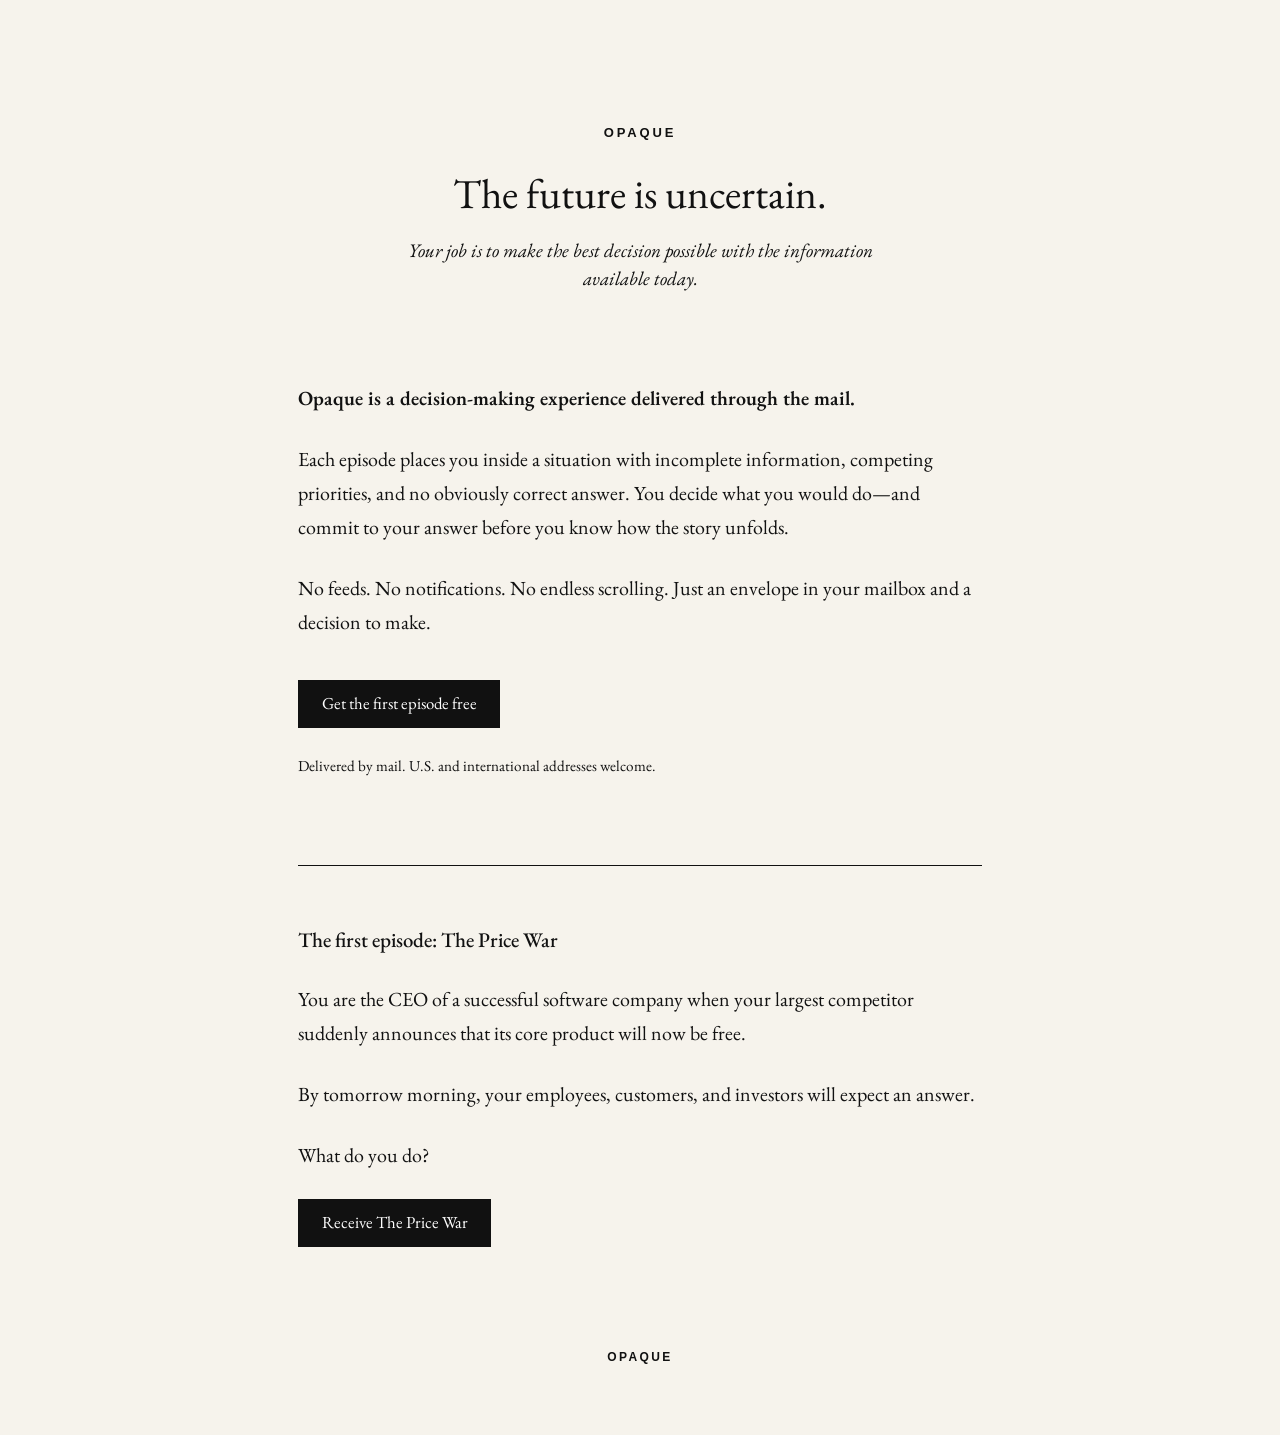
<file: index.html>
<!DOCTYPE html>
<html lang="en">
  <head>
    <meta charset="utf-8">
    <meta name="viewport" content="width=device-width, initial-scale=1">
    <title>OPAQUE — Decisions Under Uncertainty</title>
    <meta
      name="description"
      content="Opaque is a decision-making experience delivered through the mail. Enter uncertain situations, make the call, and discover what happens next."
    >
    <meta property="og:type" content="website">
    <meta property="og:title" content="OPAQUE — Decisions Under Uncertainty">
    <meta
      property="og:description"
      content="Opaque is a decision-making experience delivered through the mail. Enter uncertain situations, make the call, and discover what happens next."
    >
    <meta name="twitter:card" content="summary">
    <meta name="twitter:title" content="OPAQUE — Decisions Under Uncertainty">
    <meta
      name="twitter:description"
      content="Opaque is a decision-making experience delivered through the mail. Enter uncertain situations, make the call, and discover what happens next."
    >
    <link rel="preconnect" href="https://fonts.googleapis.com">
    <link rel="preconnect" href="https://fonts.gstatic.com" crossorigin>
    <link
      href="https://fonts.googleapis.com/css2?family=EB+Garamond:ital,wght@0,400;0,500;0,600;1,400&display=swap"
      rel="stylesheet"
    >
    <link rel="stylesheet" href="styles.css">
    <script src="posthog.js"></script>
  </head>
  <body>
    <div class="page">
      <header class="hero">
        <p class="wordmark">OPAQUE</p>
        <h1>The future is uncertain.</h1>
        <p class="dek">
          Your job is to make the best decision possible with the information
          available today.
        </p>
      </header>

      <main>
        <section class="intro" aria-label="About Opaque">
          <p class="statement">
            Opaque is a decision-making experience delivered through the mail.
          </p>
          <p>
            Each episode places you inside a situation with incomplete
            information, competing priorities, and no obviously correct answer.
            You decide what you would do—and commit to your answer before you
            know how the story unfolds.
          </p>
          <p>
            No feeds. No notifications. No endless scrolling. Just an envelope
            in your mailbox and a decision to make.
          </p>
          <p class="cta">
            <a class="button" href="https://tally.so/r/WOkRLP">Get the first episode free</a>
          </p>
          <p class="note">
            Delivered by mail. U.S. and international addresses welcome.
          </p>
        </section>

        <section class="episode" aria-labelledby="episode-heading">
          <h2 id="episode-heading">The first episode: The Price War</h2>
          <p>
            You are the CEO of a successful software company when your largest
            competitor suddenly announces that its core product will now be
            free.
          </p>
          <p>
            By tomorrow morning, your employees, customers, and investors will
            expect an answer.
          </p>
          <p>What do you do?</p>
          <p class="cta">
            <a class="button" href="https://tally.so/r/WOkRLP">Receive The Price War</a>
          </p>
        </section>
      </main>

      <footer>
        <p class="wordmark">OPAQUE</p>
      </footer>
    </div>
  </body>
</html>
</file>
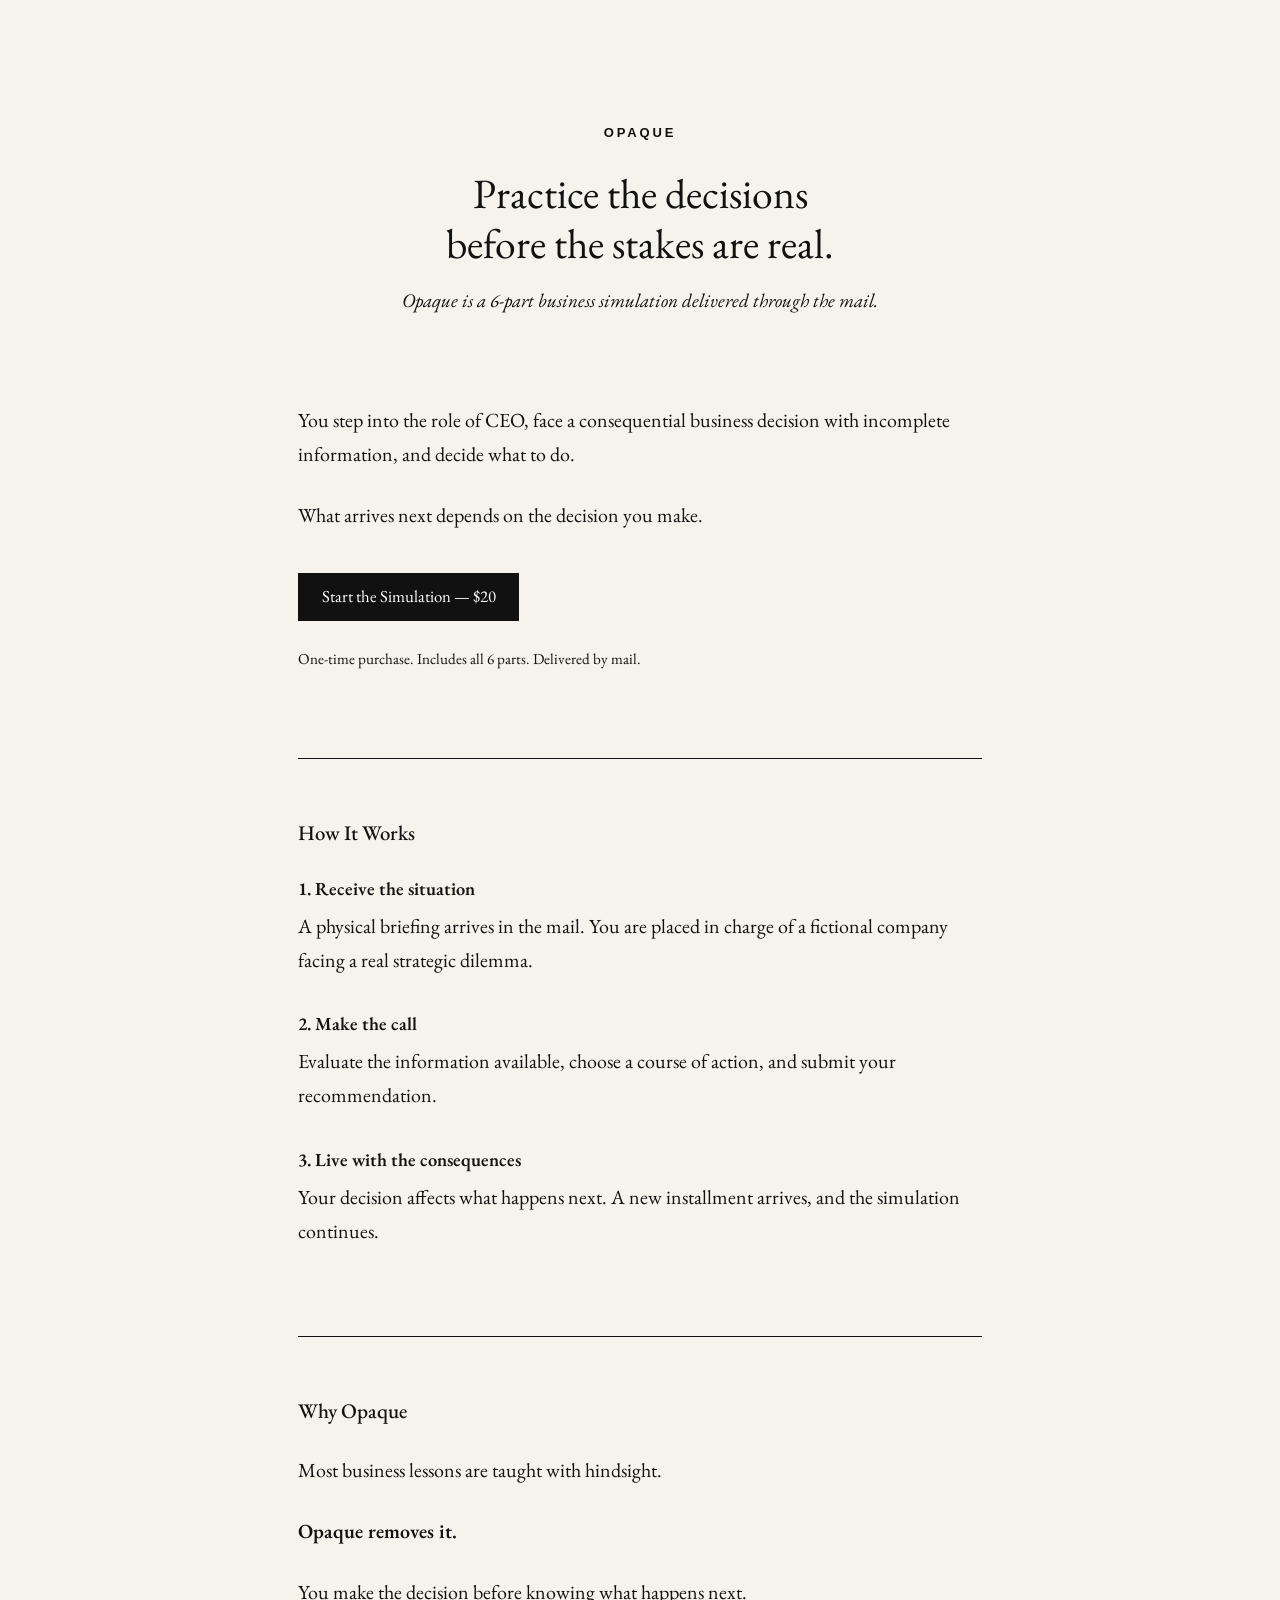
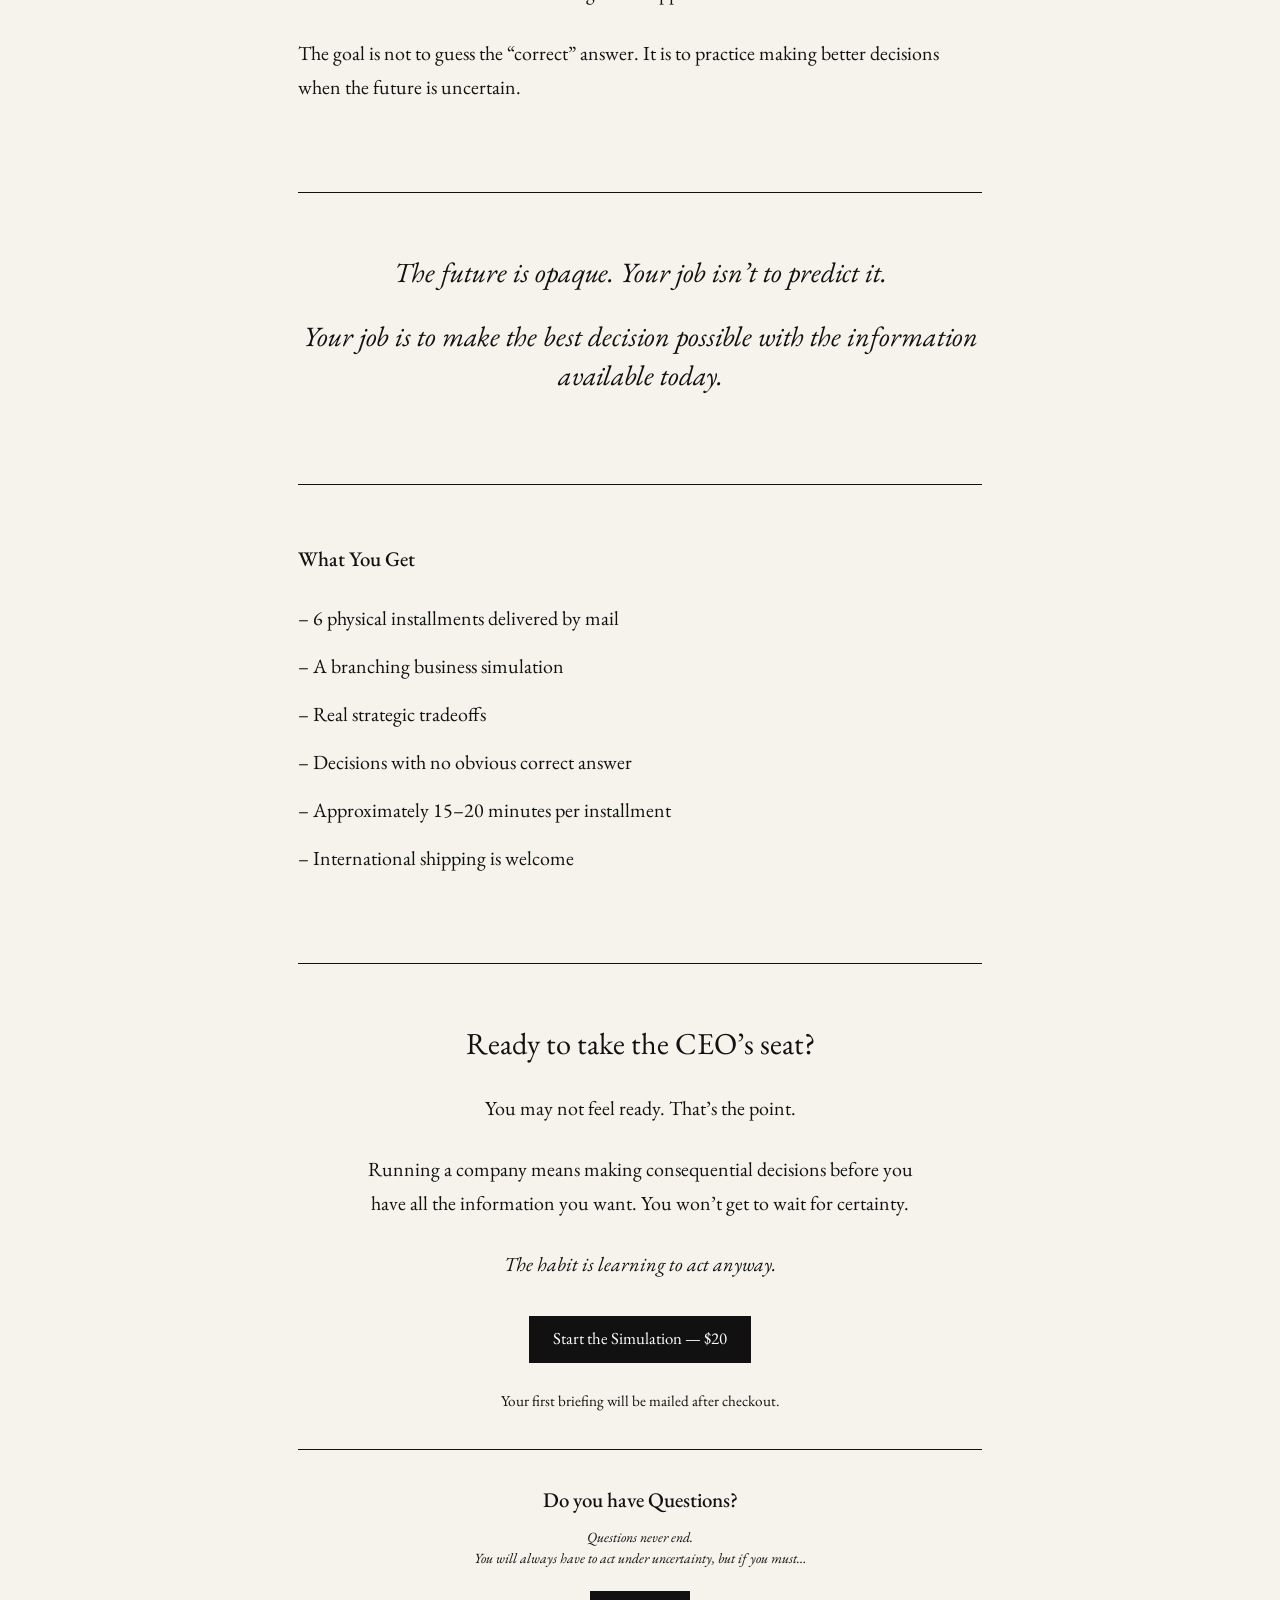
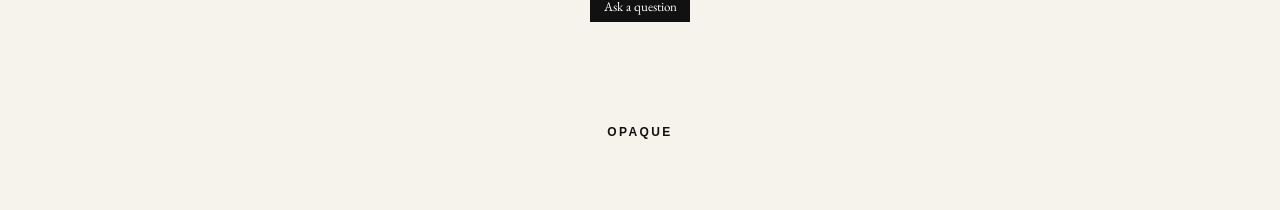
<file: buy/index.html>
<!DOCTYPE html>
<html lang="en">
  <head>
    <meta charset="utf-8">
    <meta name="viewport" content="width=device-width, initial-scale=1">
    <title>Opaque — Business Decision Simulation</title>
    <meta
      name="description"
      content="Practice judgment under uncertainty with Opaque, a 6-part interactive business simulation delivered through the mail."
    >
    <meta property="og:type" content="website">
    <meta property="og:title" content="Opaque — Business Decision Simulation">
    <meta
      property="og:description"
      content="Practice judgment under uncertainty with Opaque, a 6-part interactive business simulation delivered through the mail."
    >
    <meta name="twitter:card" content="summary">
    <meta name="twitter:title" content="Opaque — Business Decision Simulation">
    <meta
      name="twitter:description"
      content="Practice judgment under uncertainty with Opaque, a 6-part interactive business simulation delivered through the mail."
    >
    <link rel="preconnect" href="https://fonts.googleapis.com">
    <link rel="preconnect" href="https://fonts.gstatic.com" crossorigin>
    <link
      href="https://fonts.googleapis.com/css2?family=EB+Garamond:ital,wght@0,400;0,500;0,600;1,400&display=swap"
      rel="stylesheet"
    >
    <link rel="stylesheet" href="../styles.css">
    <script src="../posthog.js"></script>
  </head>
  <body>
    <div class="page">
      <header class="hero">
        <p class="wordmark">OPAQUE</p>
        <h1>Practice the decisions before the stakes are real.</h1>
        <p class="dek">
          Opaque is a 6-part business simulation delivered through the mail.
        </p>
      </header>

      <main>
        <section class="intro" aria-label="Start the simulation">
          <p>
            You step into the role of CEO, face a consequential business
            decision with incomplete information, and decide what to do.
          </p>
          <p>What arrives next depends on the decision you make.</p>
          <p class="cta">
            <a class="button" href="https://square.link/u/y8WhDyQz">Start the Simulation — $20</a>
          </p>
          <p class="note">
            One-time purchase. Includes all 6 parts. Delivered by mail.
          </p>
        </section>

        <section class="band" aria-labelledby="how-heading">
          <h2 id="how-heading">How It Works</h2>
          <div class="step">
            <h3>1. Receive the situation</h3>
            <p>
              A physical briefing arrives in the mail. You are placed in charge
              of a fictional company facing a real strategic dilemma.
            </p>
          </div>
          <div class="step">
            <h3>2. Make the call</h3>
            <p>
              Evaluate the information available, choose a course of action, and
              submit your recommendation.
            </p>
          </div>
          <div class="step">
            <h3>3. Live with the consequences</h3>
            <p>
              Your decision affects what happens next. A new installment arrives,
              and the simulation continues.
            </p>
          </div>
        </section>

        <section class="band" aria-labelledby="why-heading">
          <h2 id="why-heading">Why Opaque</h2>
          <p>Most business lessons are taught with hindsight.</p>
          <p class="statement">Opaque removes it.</p>
          <p>You make the decision before knowing what happens next.</p>
          <p>
            The goal is not to guess the “correct” answer. It is to practice
            making better decisions when the future is uncertain.
          </p>
        </section>

        <section class="band" aria-label="Philosophy">
          <blockquote class="philosophy">
            <p>The future is opaque. Your job isn’t to predict it.</p>
            <p>
              Your job is to make the best decision possible with the
              information available today.
            </p>
          </blockquote>
        </section>

        <section class="band" aria-labelledby="offer-heading">
          <h2 id="offer-heading">What You Get</h2>
          <ul class="offer">
            <li>6 physical installments delivered by mail</li>
            <li>A branching business simulation</li>
            <li>Real strategic tradeoffs</li>
            <li>Decisions with no obvious correct answer</li>
            <li>Approximately 15–20 minutes per installment</li>
            <li>International shipping is welcome</li>
          </ul>
        </section>

        <section class="band closing" aria-labelledby="closing-heading">
          <h2 id="closing-heading">Ready to take the CEO’s seat?</h2>
          <div class="closing-copy">
            <p>You may not feel ready. That’s the point.</p>
            <p>
              Running a company means making consequential decisions before you
              have all the information you want. You won’t get to wait for
              certainty.
            </p>
            <p class="closing-emphasis">The habit is learning to act anyway.</p>
          </div>
          <p class="cta">
            <a class="button" href="https://square.link/u/y8WhDyQz">Start the Simulation — $20</a>
          </p>
          <p class="note">Your first briefing will be mailed after checkout.</p>
          <div class="feedback" aria-labelledby="feedback-heading">
            <h3 class="feedback-heading" id="feedback-heading">Do you have Questions?</h3>
            <p class="feedback-note">
              Questions never end.<br>
              You will always have to act under uncertainty, but if you must…
            </p>
            <p class="feedback-action">
              <button type="button" class="button button-small" id="feedback-open">
                Ask a question
              </button>
            </p>
          </div>
        </section>
      </main>

      <footer>
        <p class="wordmark">OPAQUE</p>
      </footer>
    </div>
    <script>
      (function () {
        var formId = "RGy9a9";
        var widgetSrc = "https://tally.so/widgets/embed.js";
        var pendingOpen = false;

        var openFeedback = function () {
          if (typeof Tally === "undefined") {
            pendingOpen = true;
            return;
          }
          Tally.openPopup(formId, {
            layout: "modal",
            overlay: true,
            hideTitle: true,
            onOpen: function () {
              if (window.posthog) {
                posthog.capture("opaque_feedback_form_viewed");
              }
            },
            onSubmit: function () {
              if (window.posthog) {
                posthog.capture("opaque_feedback_submitted");
              }
            }
          });
        };

        var onWidgetReady = function () {
          if (pendingOpen) {
            pendingOpen = false;
            openFeedback();
          }
        };

        if (!document.querySelector('script[src="' + widgetSrc + '"]')) {
          var script = document.createElement("script");
          script.src = widgetSrc;
          script.onload = onWidgetReady;
          script.onerror = onWidgetReady;
          document.body.appendChild(script);
        }

        var openButton = document.getElementById("feedback-open");
        if (openButton) {
          openButton.addEventListener("click", openFeedback);
        }
      })();
    </script>
  </body>
</html>
</file>
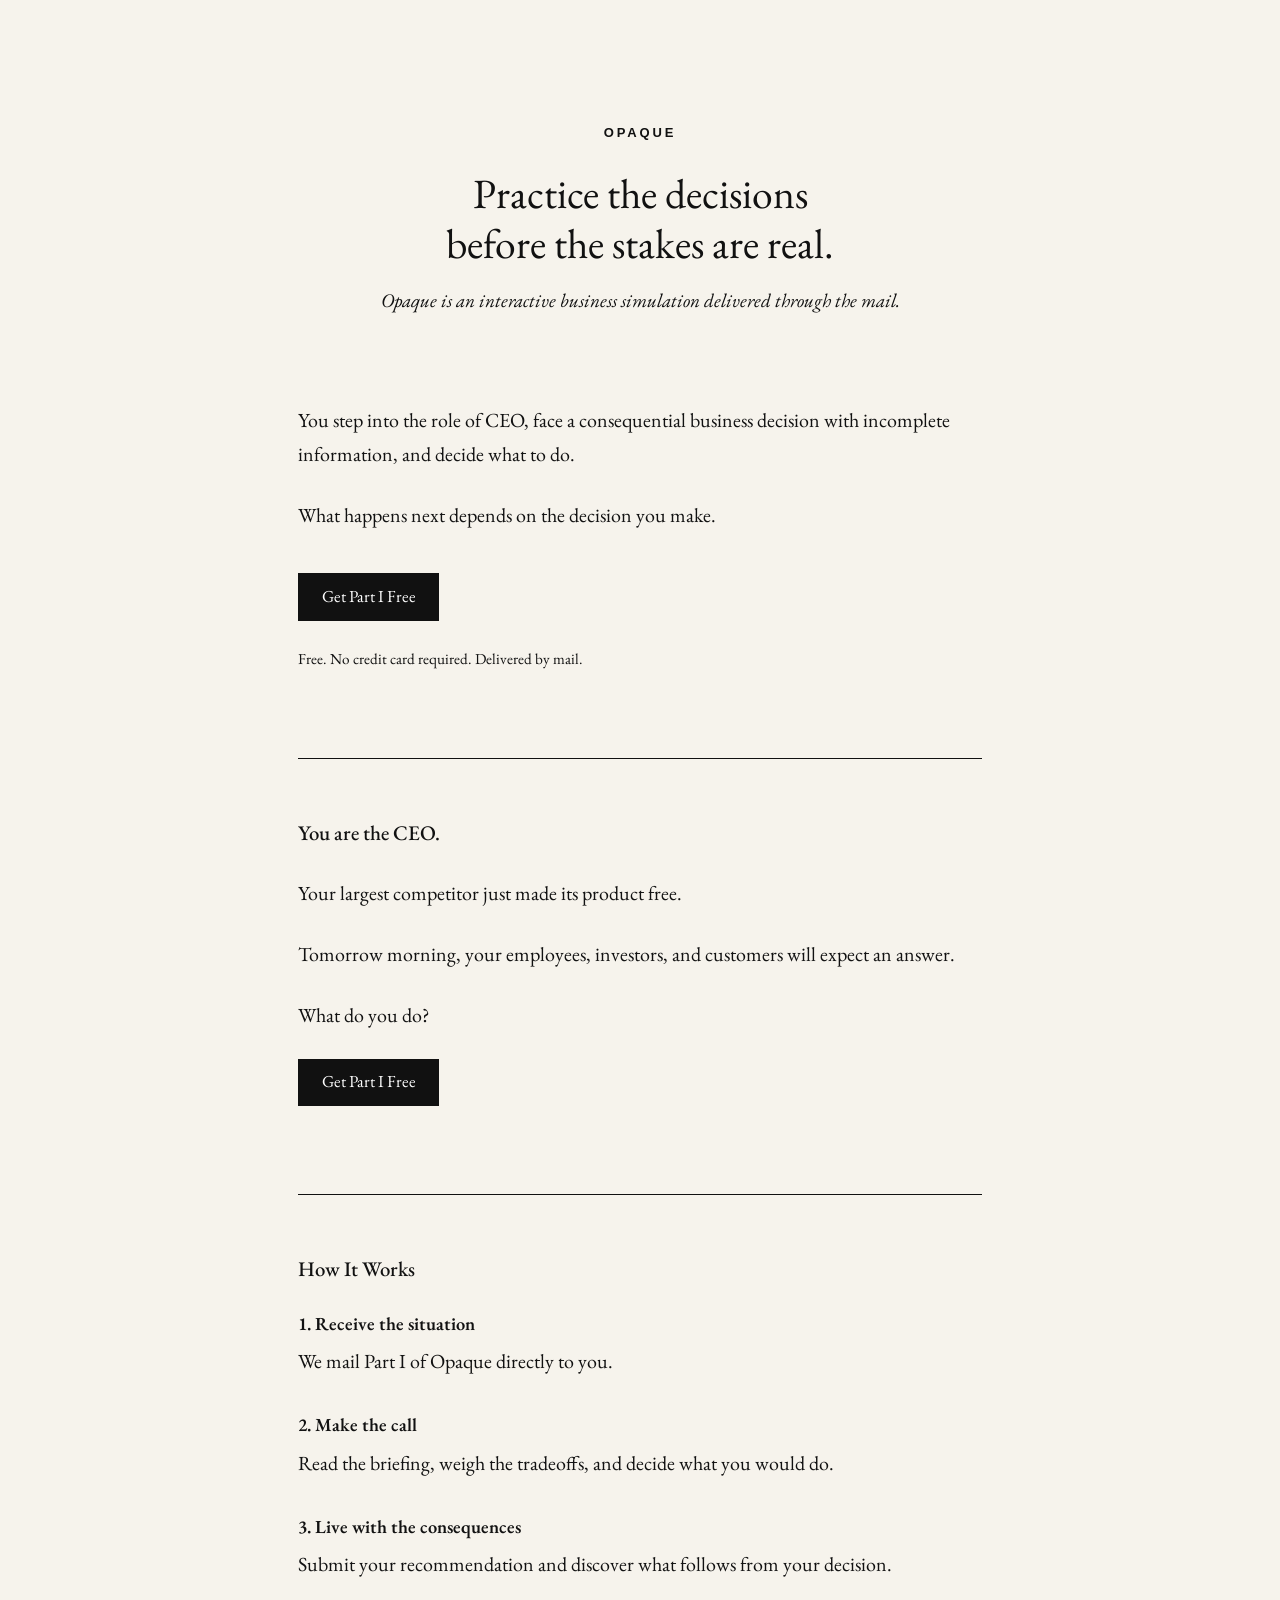
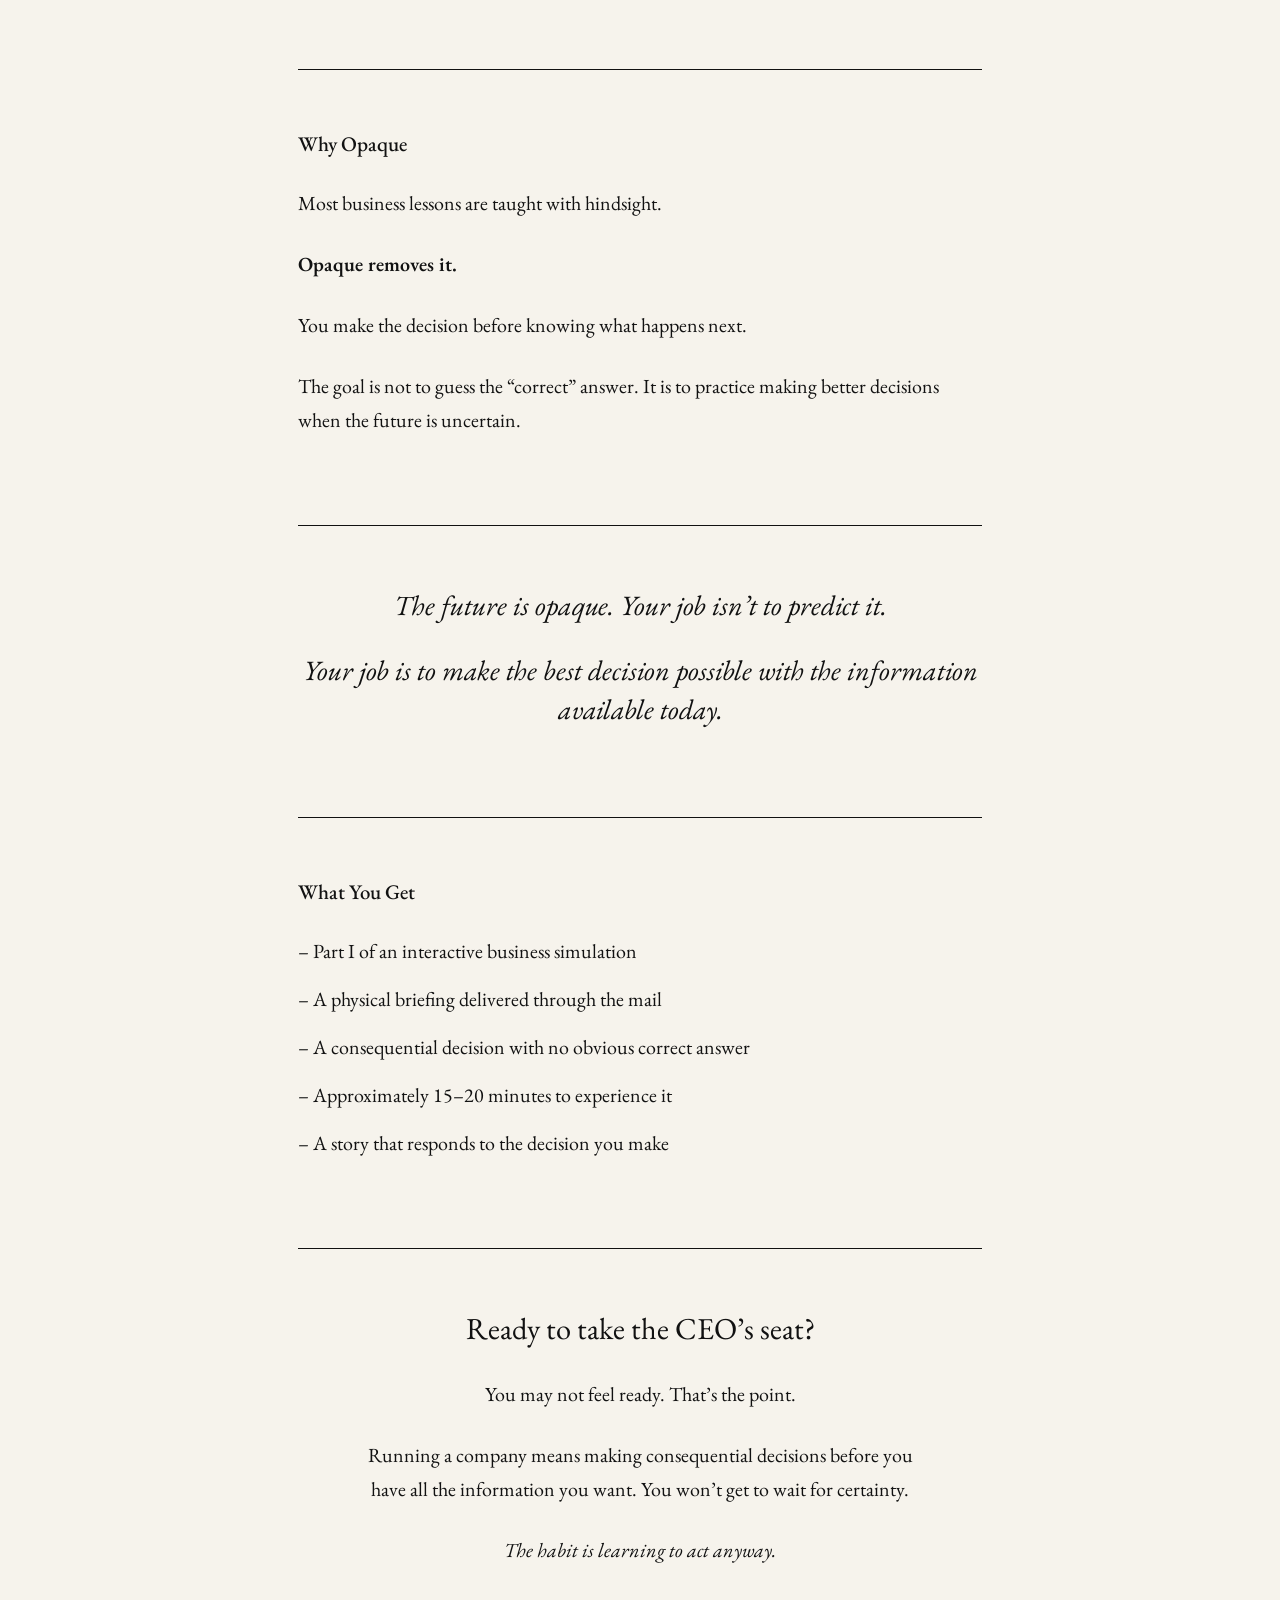
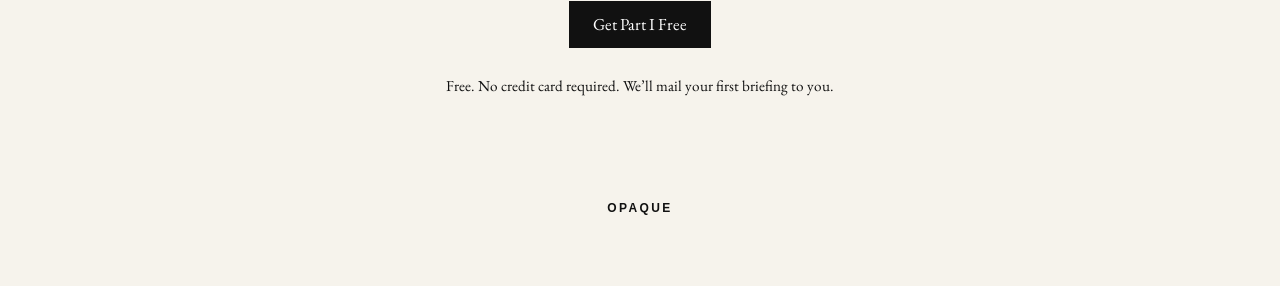
<file: lead/index.html>
<!DOCTYPE html>
<html lang="en">
  <head>
    <meta charset="utf-8">
    <meta name="viewport" content="width=device-width, initial-scale=1">
    <title>Opaque — Get Part I Free</title>
    <meta
      name="description"
      content="Request a free physical copy of Part I of Opaque, an interactive business simulation delivered through the mail. No credit card required."
    >
    <meta property="og:type" content="website">
    <meta property="og:title" content="Opaque — Get Part I Free">
    <meta
      property="og:description"
      content="Request a free physical copy of Part I of Opaque, an interactive business simulation delivered through the mail. No credit card required."
    >
    <meta name="twitter:card" content="summary">
    <meta name="twitter:title" content="Opaque — Get Part I Free">
    <meta
      name="twitter:description"
      content="Request a free physical copy of Part I of Opaque, an interactive business simulation delivered through the mail. No credit card required."
    >
    <link rel="preconnect" href="https://fonts.googleapis.com">
    <link rel="preconnect" href="https://fonts.gstatic.com" crossorigin>
    <link
      href="https://fonts.googleapis.com/css2?family=EB+Garamond:ital,wght@0,400;0,500;0,600;1,400&display=swap"
      rel="stylesheet"
    >
    <link rel="stylesheet" href="../styles.css">
    <script src="../posthog.js"></script>
  </head>
  <body>
    <div class="page">
      <header class="hero">
        <p class="wordmark">OPAQUE</p>
        <h1>Practice the decisions before the stakes are real.</h1>
        <p class="dek">
          Opaque is an interactive business simulation delivered through the mail.
        </p>
      </header>

      <main>
        <section class="intro" aria-label="Get Part I free">
          <p>
            You step into the role of CEO, face a consequential business
            decision with incomplete information, and decide what to do.
          </p>
          <p>What happens next depends on the decision you make.</p>
          <p class="cta">
            <a class="button" href="https://tally.so/r/WOkRLP">Get Part I Free</a>
          </p>
          <p class="note">
            Free. No credit card required. Delivered by mail.
          </p>
        </section>

        <section class="band" aria-labelledby="situation-heading">
          <h2 id="situation-heading">You are the CEO.</h2>
          <p>Your largest competitor just made its product free.</p>
          <p>
            Tomorrow morning, your employees, investors, and customers will
            expect an answer.
          </p>
          <p>What do you do?</p>
          <p class="cta">
            <a class="button" href="https://tally.so/r/WOkRLP">Get Part I Free</a>
          </p>
        </section>

        <section class="band" aria-labelledby="how-heading">
          <h2 id="how-heading">How It Works</h2>
          <div class="step">
            <h3>1. Receive the situation</h3>
            <p>We mail Part I of Opaque directly to you.</p>
          </div>
          <div class="step">
            <h3>2. Make the call</h3>
            <p>
              Read the briefing, weigh the tradeoffs, and decide what you
              would do.
            </p>
          </div>
          <div class="step">
            <h3>3. Live with the consequences</h3>
            <p>
              Submit your recommendation and discover what follows from your
              decision.
            </p>
          </div>
        </section>

        <section class="band" aria-labelledby="why-heading">
          <h2 id="why-heading">Why Opaque</h2>
          <p>Most business lessons are taught with hindsight.</p>
          <p class="statement">Opaque removes it.</p>
          <p>You make the decision before knowing what happens next.</p>
          <p>
            The goal is not to guess the “correct” answer. It is to practice
            making better decisions when the future is uncertain.
          </p>
        </section>

        <section class="band" aria-label="Philosophy">
          <blockquote class="philosophy">
            <p>The future is opaque. Your job isn’t to predict it.</p>
            <p>
              Your job is to make the best decision possible with the
              information available today.
            </p>
          </blockquote>
        </section>

        <section class="band" aria-labelledby="offer-heading">
          <h2 id="offer-heading">What You Get</h2>
          <ul class="offer">
            <li>Part I of an interactive business simulation</li>
            <li>A physical briefing delivered through the mail</li>
            <li>A consequential decision with no obvious correct answer</li>
            <li>Approximately 15–20 minutes to experience it</li>
            <li>A story that responds to the decision you make</li>
          </ul>
        </section>

        <section class="band closing" aria-labelledby="closing-heading">
          <h2 id="closing-heading">Ready to take the CEO’s seat?</h2>
          <div class="closing-copy">
            <p>You may not feel ready. That’s the point.</p>
            <p>
              Running a company means making consequential decisions before you
              have all the information you want. You won’t get to wait for
              certainty.
            </p>
            <p class="closing-emphasis">The habit is learning to act anyway.</p>
          </div>
          <p class="cta">
            <a class="button" href="https://tally.so/r/WOkRLP">Get Part I Free</a>
          </p>
          <p class="note">
            Free. No credit card required. We’ll mail your first briefing to you.
          </p>
        </section>
      </main>

      <footer>
        <p class="wordmark">OPAQUE</p>
      </footer>
    </div>
    <script>
      (function () {
        var tallyUrl = "https://tally.so/r/WOkRLP";
        var search = window.location.search;
        var ctas = document.querySelectorAll('a[href^="' + tallyUrl + '"]');

        if (window.posthog) {
          posthog.capture("opaque_lead_page_viewed");
        }

        for (var i = 0; i < ctas.length; i++) {
          if (search) {
            ctas[i].href = tallyUrl + search;
          }

          ctas[i].addEventListener("click", function () {
            if (window.posthog) {
              posthog.capture("opaque_free_part1_cta_clicked");
            }
          });
        }
      })();
    </script>
  </body>
</html>
</file>
<file: styles.css>
*,
*::before,
*::after {
  box-sizing: border-box;
}

html {
  -webkit-text-size-adjust: 100%;
}

body {
  margin: 0;
  background: #f6f3ec;
  color: #111;
  font-family: "EB Garamond", Garamond, "Times New Roman", serif;
  font-size: 1.25rem;
  font-weight: 400;
  line-height: 1.7;
}

.page {
  width: min(100%, 45.75rem);
  margin: 0 auto;
  padding: 14vh 1.5rem 4.5rem;
}

.hero {
  text-align: center;
  margin-bottom: 5.5rem;
}

.wordmark {
  margin: 0;
  font-family: Arial, Helvetica, sans-serif;
  font-size: 0.8125rem;
  font-weight: 700;
  letter-spacing: 0.22em;
  line-height: 1;
  text-transform: uppercase;
}

.hero .wordmark {
  margin-bottom: 1.85rem;
}

h1 {
  margin: 0 0 1.15rem;
  font-size: clamp(1.85rem, 4.6vw, 2.6rem);
  font-weight: 400;
  line-height: 1.2;
  text-wrap: balance;
}

.dek {
  margin: 0 auto;
  max-width: 28em;
  font-size: 1.2rem;
  font-style: italic;
  font-weight: 400;
  line-height: 1.45;
  text-wrap: pretty;
}

.intro p,
.episode p,
.band p {
  margin: 0 0 1.35em;
}

.intro p:last-child,
.episode p:last-child,
.band p:last-child,
.step p:last-child {
  margin-bottom: 0;
}

.statement {
  font-weight: 600;
}

.cta {
  margin: 2.4rem 0 0;
}

.intro .cta {
  margin-top: 2.6rem;
}

p.note {
  margin-top: 1rem;
  font-size: 0.95rem;
  line-height: 1.5;
}

.episode,
.band {
  margin-top: 5.5rem;
  padding-top: 3.75rem;
  border-top: 1px solid #111;
}

h2 {
  margin: 0 0 1.35em;
  font-size: 1.3rem;
  font-weight: 500;
  line-height: 1.35;
}

h3 {
  margin: 0 0 0.45em;
  font-size: 1.15rem;
  font-weight: 600;
  line-height: 1.35;
}

.step + .step {
  margin-top: 2.15rem;
}

.philosophy {
  margin: 0;
  padding: 0;
  border: 0;
  font-size: clamp(1.35rem, 3.2vw, 1.75rem);
  font-style: italic;
  font-weight: 400;
  line-height: 1.4;
  text-align: center;
  text-wrap: pretty;
}

.philosophy p {
  margin: 0 0 0.9em;
}

.philosophy p:last-child {
  margin-bottom: 0;
}

.offer {
  margin: 0;
  padding: 0;
  list-style: none;
}

.offer li {
  margin: 0 0 0.7em;
  padding-left: 1.2em;
  text-indent: -1.2em;
}

.offer li:last-child {
  margin-bottom: 0;
}

.offer li::before {
  content: "– ";
}

.closing {
  text-align: center;
}

.closing > h2 {
  margin-bottom: 0;
  font-size: clamp(1.5rem, 3.6vw, 1.9rem);
  font-weight: 400;
  line-height: 1.25;
  text-wrap: balance;
}

.closing-copy {
  margin: 1.85rem auto 0;
  max-width: 28em;
}

.closing-copy p {
  margin: 0 0 1.35em;
}

.closing-copy p:last-child {
  margin-bottom: 0;
}

.closing-emphasis {
  font-style: italic;
  font-weight: 400;
}

.closing .cta {
  margin-top: 2.15rem;
}

.closing .note {
  margin-bottom: 0;
}

.feedback {
  margin-top: 2.25rem;
  padding-top: 2.25rem;
  border-top: 1px solid #111;
  text-align: center;
}

.feedback-heading {
  margin: 0 0 0.85rem;
  font-size: clamp(1.15rem, 2.8vw, 1.3rem);
  font-weight: 500;
  line-height: 1.35;
  text-wrap: balance;
}

.feedback-note {
  margin: 0;
  font-size: 0.88rem;
  font-style: italic;
  line-height: 1.45;
  text-align: center;
  text-wrap: balance;
}

.feedback-action {
  margin: 0.75rem 0 0;
}

.button {
  display: inline-block;
  max-width: 100%;
  padding: 0.7em 1.35em;
  border: 1px solid #111;
  background: #111;
  color: #fff;
  font-family: inherit;
  font-size: 1.05rem;
  font-weight: 400;
  line-height: 1.3;
  text-decoration: none;
  cursor: pointer;
  appearance: none;
  transition: background 0.16s ease, color 0.16s ease;
}

.button:visited {
  color: #fff;
}

.button:hover,
.button:focus-visible {
  background: #f6f3ec;
  color: #111;
}

.button:focus-visible {
  outline: 2px solid #111;
  outline-offset: 3px;
}

.button-small {
  padding: 0.45em 0.95em;
  font-size: 0.82rem;
}

button.button {
  cursor: pointer;
}

.button-secondary {
  background: transparent;
  color: #111;
}

.button-secondary:hover,
.button-secondary:focus-visible {
  background: #111;
  color: #fff;
}

footer {
  margin-top: 6.5rem;
  text-align: center;
}

footer .wordmark {
  font-size: 0.75rem;
  letter-spacing: 0.2em;
}

@media (max-width: 40rem) {
  body {
    font-size: 1.1875rem;
  }

  .page {
    padding-top: 12vh;
    padding-left: 1.5rem;
    padding-right: 1.5rem;
  }

  .hero {
    margin-bottom: 4.5rem;
  }

  .episode,
  .band {
    margin-top: 4.5rem;
    padding-top: 3.25rem;
  }

  .button {
    padding: 0.8em 1.2em;
  }

  .button.button-small {
    padding: 0.45em 0.95em;
  }
}

@media (prefers-reduced-motion: reduce) {
  .button {
    transition: none;
  }
}
</file>
